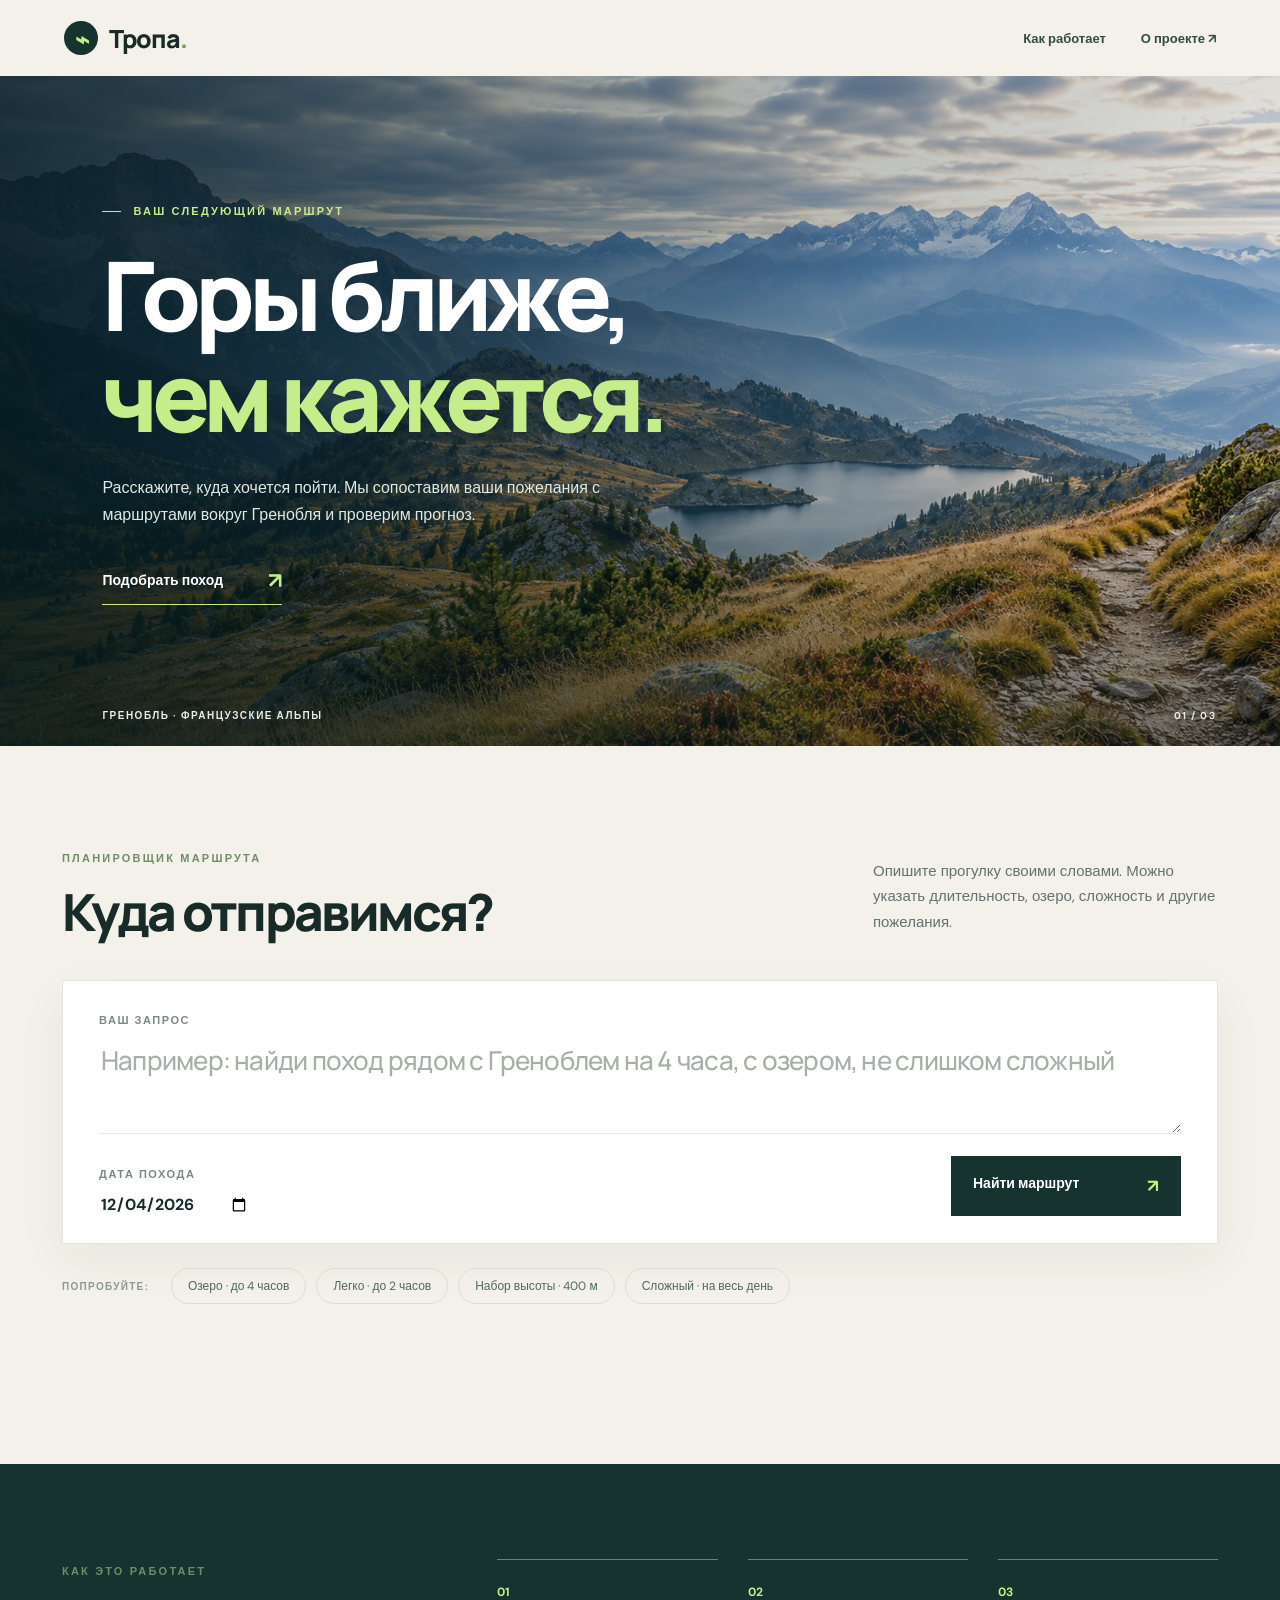
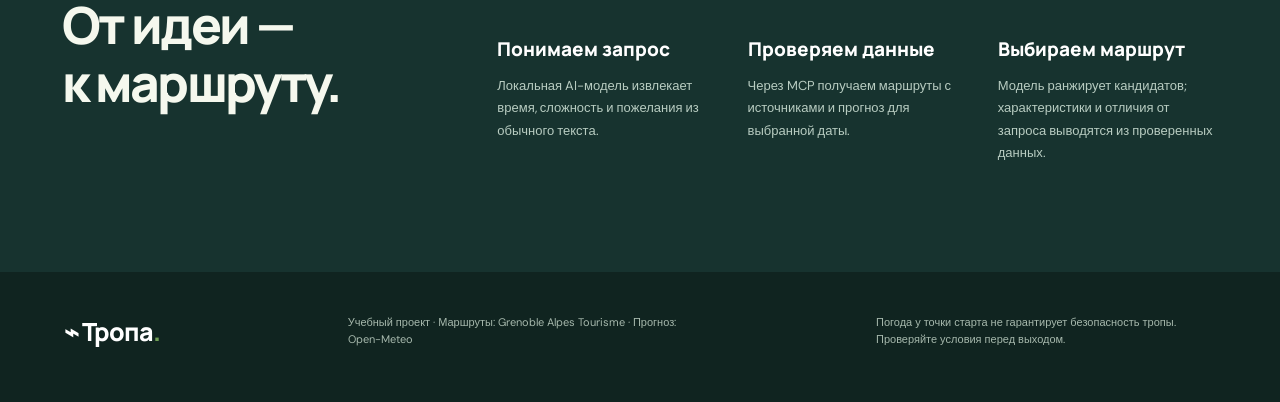
<file: static/index.html>
<!doctype html>
<html lang="ru">
<head>
  <meta charset="utf-8">
  <meta name="viewport" content="width=device-width, initial-scale=1">
  <meta name="theme-color" content="#132a27">
  <meta name="description" content="Подберите однодневный пеший маршрут рядом с Греноблем по времени, сложности и погоде.">
  <title>Тропа — AI-планировщик походов</title>
  <link rel="stylesheet" href="/static/style.css">
</head>
<body>
  <header class="topbar">
    <a class="brand" href="/" aria-label="Тропа, главная"><span class="brand-mark">⌁</span> Тропа<span class="brand-dot">.</span></a>
    <nav><a href="#how">Как работает</a><a href="/presentation">О проекте ↗</a></nav>
  </header>

  <main>
    <section class="hero">
      <div class="hero-shade"></div>
      <div class="hero-content">
        <div class="eyebrow"><span></span> ВАШ СЛЕДУЮЩИЙ МАРШРУТ</div>
        <h1>Горы ближе,<br><em>чем кажется.</em></h1>
        <p>Расскажите, куда хочется пойти. Мы сопоставим ваши пожелания с маршрутами вокруг Гренобля и проверим прогноз.</p>
        <a href="#planner" class="hero-link">Подобрать поход <span>↗</span></a>
      </div>
      <div class="hero-bottom"><span>ГРЕНОБЛЬ · ФРАНЦУЗСКИЕ АЛЬПЫ</span><span>01 / 03</span></div>
    </section>

    <section class="planner" id="planner">
      <div class="section-heading"><div><span class="kicker">ПЛАНИРОВЩИК МАРШРУТА</span><h2>Куда отправимся?</h2></div><p>Опишите прогулку своими словами. Можно указать длительность, озеро, сложность и другие пожелания.</p></div>
      <form id="planner-form" class="search-form">
        <label for="query">ВАШ ЗАПРОС</label>
        <div class="query-row"><textarea id="query" name="query" minlength="5" maxlength="500" rows="2" required placeholder="Например: найди поход рядом с Греноблем на 4 часа, с озером, не слишком сложный"></textarea></div>
        <div class="form-footer"><div class="date-block"><label for="trip-date">ДАТА ПОХОДА</label><input type="date" id="trip-date" name="date"></div><button type="submit" id="submit"><span>Найти маршрут</span><span aria-hidden="true">↗</span></button></div>
      </form>
      <div class="examples"><span>ПОПРОБУЙТЕ:</span><button type="button" data-query="Найди поход рядом с Греноблем на 4 часа, с озером, не слишком сложный">Озеро · до 4 часов</button><button type="button" data-query="Легкая прогулка у озера вокруг Гренобля до 2 часов">Легко · до 2 часов</button><button type="button" data-query="Найди маршрут с набором высоты около 400 метров">Набор высоты · 400 м</button><button type="button" data-query="Хочу сложный горный маршрут с озером на целый день рядом с Греноблем">Сложный · на весь день</button></div>
      <div id="status" class="status" role="status" aria-live="polite"></div>
      <section id="results" class="results" hidden aria-live="polite"></section>
    </section>

    <section class="how" id="how"><div class="how-title"><span class="kicker">КАК ЭТО РАБОТАЕТ</span><h2>От идеи —<br>к маршруту.</h2></div><div class="steps"><div><span>01</span><h3>Понимаем запрос</h3><p>Локальная AI-модель извлекает время, сложность и пожелания из обычного текста.</p></div><div><span>02</span><h3>Проверяем данные</h3><p>Через MCP получаем маршруты с источниками и прогноз для выбранной даты.</p></div><div><span>03</span><h3>Выбираем маршрут</h3><p>Модель ранжирует кандидатов; характеристики и отличия от запроса выводятся из проверенных данных.</p></div></div></section>
  </main>
  <footer><div class="brand">⌁ Тропа<span class="brand-dot">.</span></div><p>Учебный проект · Маршруты: Grenoble Alpes Tourisme · Прогноз: Open-Meteo</p><p>Погода у точки старта не гарантирует безопасность тропы. Проверяйте условия перед выходом.</p></footer>
  <script src="/static/app.js" defer></script>
</body>
</html>
</file>
<file: static/style.css>
@import url('https://fonts.googleapis.com/css2?family=DM+Sans:wght@400;500;600;700&family=Manrope:wght@400;500;600;700;800&display=swap');
:root{--pine:#17332f;--pine2:#24473e;--cream:#f3f1e9;--sand:#e7e4da;--ink:#182b28;--muted:#63736e;--accent:#c5ee8a;--line:#d9dfd5}
*{box-sizing:border-box}html{scroll-behavior:smooth}body{margin:0;background:var(--cream);color:var(--ink);font-family:'DM Sans',sans-serif}button,input,textarea{font:inherit}button{cursor:pointer}a{color:inherit;text-decoration:none}
.topbar{height:76px;display:flex;align-items:center;justify-content:space-between;padding:0 clamp(24px,5vw,88px);background:var(--cream)}.brand{font:800 25px 'Manrope',sans-serif;letter-spacing:-1.2px}.brand-mark{display:inline-grid;place-items:center;background:var(--pine);color:var(--accent);width:34px;height:34px;border-radius:50%;font-size:24px;margin-right:7px}.brand-dot{color:#719f56}.topbar nav{display:flex;gap:35px;color:#344c46;font-size:13px;font-weight:700}.topbar nav a:hover{color:#719f56}
.hero{height:min(670px,70vw);min-height:520px;position:relative;overflow:hidden;color:#fff;background:#385651 url('/static/assets/alps-hero.jpg') center 55%/cover no-repeat}.hero-shade{position:absolute;inset:0;background:linear-gradient(90deg,rgba(7,28,29,.74),rgba(10,34,35,.27) 65%,rgba(8,26,28,.12)),linear-gradient(0deg,rgba(8,24,23,.46),transparent 35%)}.hero-content{position:relative;max-width:820px;padding:clamp(82px,10vw,146px) clamp(24px,8vw,132px)}.eyebrow,.kicker{font-weight:700;letter-spacing:.2em;font-size:11px}.eyebrow{display:flex;align-items:center;gap:12px;color:var(--accent)}.eyebrow span{display:block;width:19px;height:1px;background:var(--accent)}h1,h2,h3,p{margin-top:0}.hero h1{font:800 clamp(52px,7.5vw,103px)/1.05 'Manrope',sans-serif;letter-spacing:-.065em;margin:27px 0}.hero h1 em{font-style:normal;color:var(--accent)}.hero p{max-width:520px;color:#e0e9e1;line-height:1.7;font-size:16px}.hero-link{display:inline-flex;align-items:center;gap:45px;margin-top:22px;border-bottom:1px solid var(--accent);padding:0 0 9px;font-weight:700;font-size:14px}.hero-link span{color:var(--accent);font-size:22px}.hero-bottom{position:absolute;bottom:24px;left:clamp(24px,8vw,132px);right:clamp(24px,5vw,88px);display:flex;justify-content:space-between;font-weight:700;letter-spacing:.15em;font-size:10px;color:#e6eee6}
.planner{max-width:1220px;padding:100px 32px 112px;margin:auto}.section-heading{display:flex;align-items:end;justify-content:space-between;gap:50px;margin-bottom:40px}.kicker{color:#718d67}.section-heading h2,.how h2{font:800 clamp(35px,4vw,60px)/1.12 'Manrope',sans-serif;letter-spacing:-.052em;margin:16px 0 0}.section-heading p{max-width:345px;color:var(--muted);line-height:1.7;font-size:15px;margin:0 0 5px}.search-form{background:#fff;padding:32px 36px 27px;border:1px solid #e2e5dc;box-shadow:0 16px 45px rgba(36,55,43,.05)}.search-form label{display:block;font-size:11px;font-weight:800;letter-spacing:.14em;color:#7b8981;margin-bottom:12px}.query-row textarea{border:0;resize:vertical;outline:none;display:block;width:100%;min-height:94px;font:500 clamp(18px,2.3vw,26px)/1.5 'Manrope',sans-serif;color:var(--pine);letter-spacing:-.03em}.query-row textarea::placeholder{color:#a6afa8}.form-footer{border-top:1px solid #e6e9e3;padding-top:22px;display:flex;justify-content:space-between;align-items:end;gap:20px}.date-block{min-width:170px}.date-block input{background:transparent;border:0;color:var(--ink);outline:none;font-weight:700;max-width:180px}.form-footer button{background:var(--pine);color:white;border:0;min-width:230px;padding:18px 22px;display:flex;justify-content:space-between;font-size:14px;font-weight:700}.form-footer button:hover{background:var(--pine2)}.form-footer button:disabled{opacity:.6;cursor:wait}.form-footer button span:last-child{color:var(--accent);font-size:18px}.examples{display:flex;align-items:center;gap:10px;flex-wrap:wrap;margin-top:24px}.examples>span{font-size:10px;letter-spacing:.13em;font-weight:800;color:#8c9a8f;margin-right:12px}.examples button{border:1px solid #d7ded3;border-radius:30px;background:transparent;padding:9px 16px;color:#52685e;font-size:12px}.examples button:hover{background:#e6ede0}.status{color:#53685e;line-height:1.6;min-height:24px;margin-top:24px}.status.loading:before{content:'';display:inline-block;width:12px;height:12px;border:2px solid #a7c78e;border-top-color:transparent;border-radius:50%;margin-right:9px;vertical-align:middle;animation:spin .8s linear infinite}@keyframes spin{to{transform:rotate(360deg)}}
.results{border-top:1px solid var(--line);padding-top:42px;margin-top:22px}.results-head{display:flex;align-items:end;justify-content:space-between;gap:20px;margin-bottom:26px}.results-head h3{font:800 clamp(27px,3vw,38px)/1.2 'Manrope',sans-serif;letter-spacing:-.04em;margin:8px 0 0}.results-head p{max-width:640px;line-height:1.65;color:var(--muted);font-size:14px}.result-grid{display:grid;grid-template-columns:repeat(3,1fr);gap:18px}.route-card{display:flex;flex-direction:column;background:#fff;border:1px solid #e3e7df;min-height:440px}.route-visual{height:132px;background:linear-gradient(150deg,rgba(17,48,43,.18),rgba(17,48,43,.7)),url('/static/assets/alps-hero.jpg') center/cover;display:flex;align-items:flex-end;padding:18px;color:#fff}.route-visual small{font-weight:800;letter-spacing:.15em;font-size:10px}.route-content{padding:23px;display:flex;flex-direction:column;flex:1}.route-content h4{font:800 20px/1.25 'Manrope',sans-serif;letter-spacing:-.035em;margin:0 0 10px}.route-meta{display:flex;flex-wrap:wrap;gap:9px}.route-meta span{background:#edf3e9;color:#385d45;font-weight:700;font-size:11px;padding:6px 8px}.route-content p{color:#52665d;font-size:13px;line-height:1.55;margin:17px 0 0}.route-content .tradeoff{color:#8c603a}.weather{margin-top:auto;padding-top:18px;color:#4b6258;font-size:12px;line-height:1.5}.route-links{display:flex;gap:20px;padding-top:14px;margin-top:14px;border-top:1px solid #e6eae3;font-size:12px;font-weight:800}.route-links a{text-decoration:underline;text-decoration-color:#b9d39d;text-underline-offset:4px}.trace{margin-top:26px;background:#e7ede4;padding:15px 20px;color:#476356;font-size:12px}.trace summary{cursor:pointer;font-weight:800}.trace pre{overflow:auto;font:11px/1.5 ui-monospace,SFMono-Regular,Menlo,monospace;white-space:pre-wrap}
.photo-credit{font-size:10px;font-weight:700;line-height:1.35;text-decoration:underline;text-underline-offset:3px}.route-meta .score{background:#d9efbe;color:#244d36}
.how{background:var(--pine);color:white;padding:95px max(32px,calc((100vw - 1156px)/2));display:grid;grid-template-columns:1fr 2fr;gap:75px}.how h2{color:#f5f8ee}.steps{display:grid;grid-template-columns:repeat(3,1fr);gap:30px}.steps>div{border-top:1px solid #688477;padding-top:20px}.steps span{color:var(--accent);font-weight:700;font-size:12px}.steps h3{font:800 19px 'Manrope',sans-serif;margin:35px 0 13px}.steps p{color:#b8ccc1;font-size:13px;line-height:1.7}footer{padding:42px clamp(24px,5vw,88px);background:#102420;color:#a6b8ac;display:flex;align-items:start;gap:35px;justify-content:space-between}footer .brand{color:#fff;white-space:nowrap}footer p{font-size:11px;line-height:1.6;max-width:340px}
@media(max-width:900px){.result-grid{grid-template-columns:repeat(2,1fr)}.how{grid-template-columns:1fr;gap:35px}.hero{min-height:550px}.hero-content{padding-top:100px}}
@media(max-width:650px){.topbar{height:66px}.topbar nav{gap:15px;font-size:11px}.hero{min-height:570px}.hero-content{padding:95px 24px}.hero h1{font-size:52px}.hero-bottom{left:24px;right:24px}.planner{padding:70px 20px}.section-heading{display:block}.section-heading p{margin-top:20px}.search-form{padding:22px}.form-footer{align-items:stretch;flex-direction:column}.form-footer button{width:100%}.result-grid{grid-template-columns:1fr}.results-head{display:block}.steps{grid-template-columns:1fr;gap:12px}.steps h3{margin:15px 0 8px}.how{padding:70px 24px}footer{display:block}footer p{margin-top:15px}}
</file>
